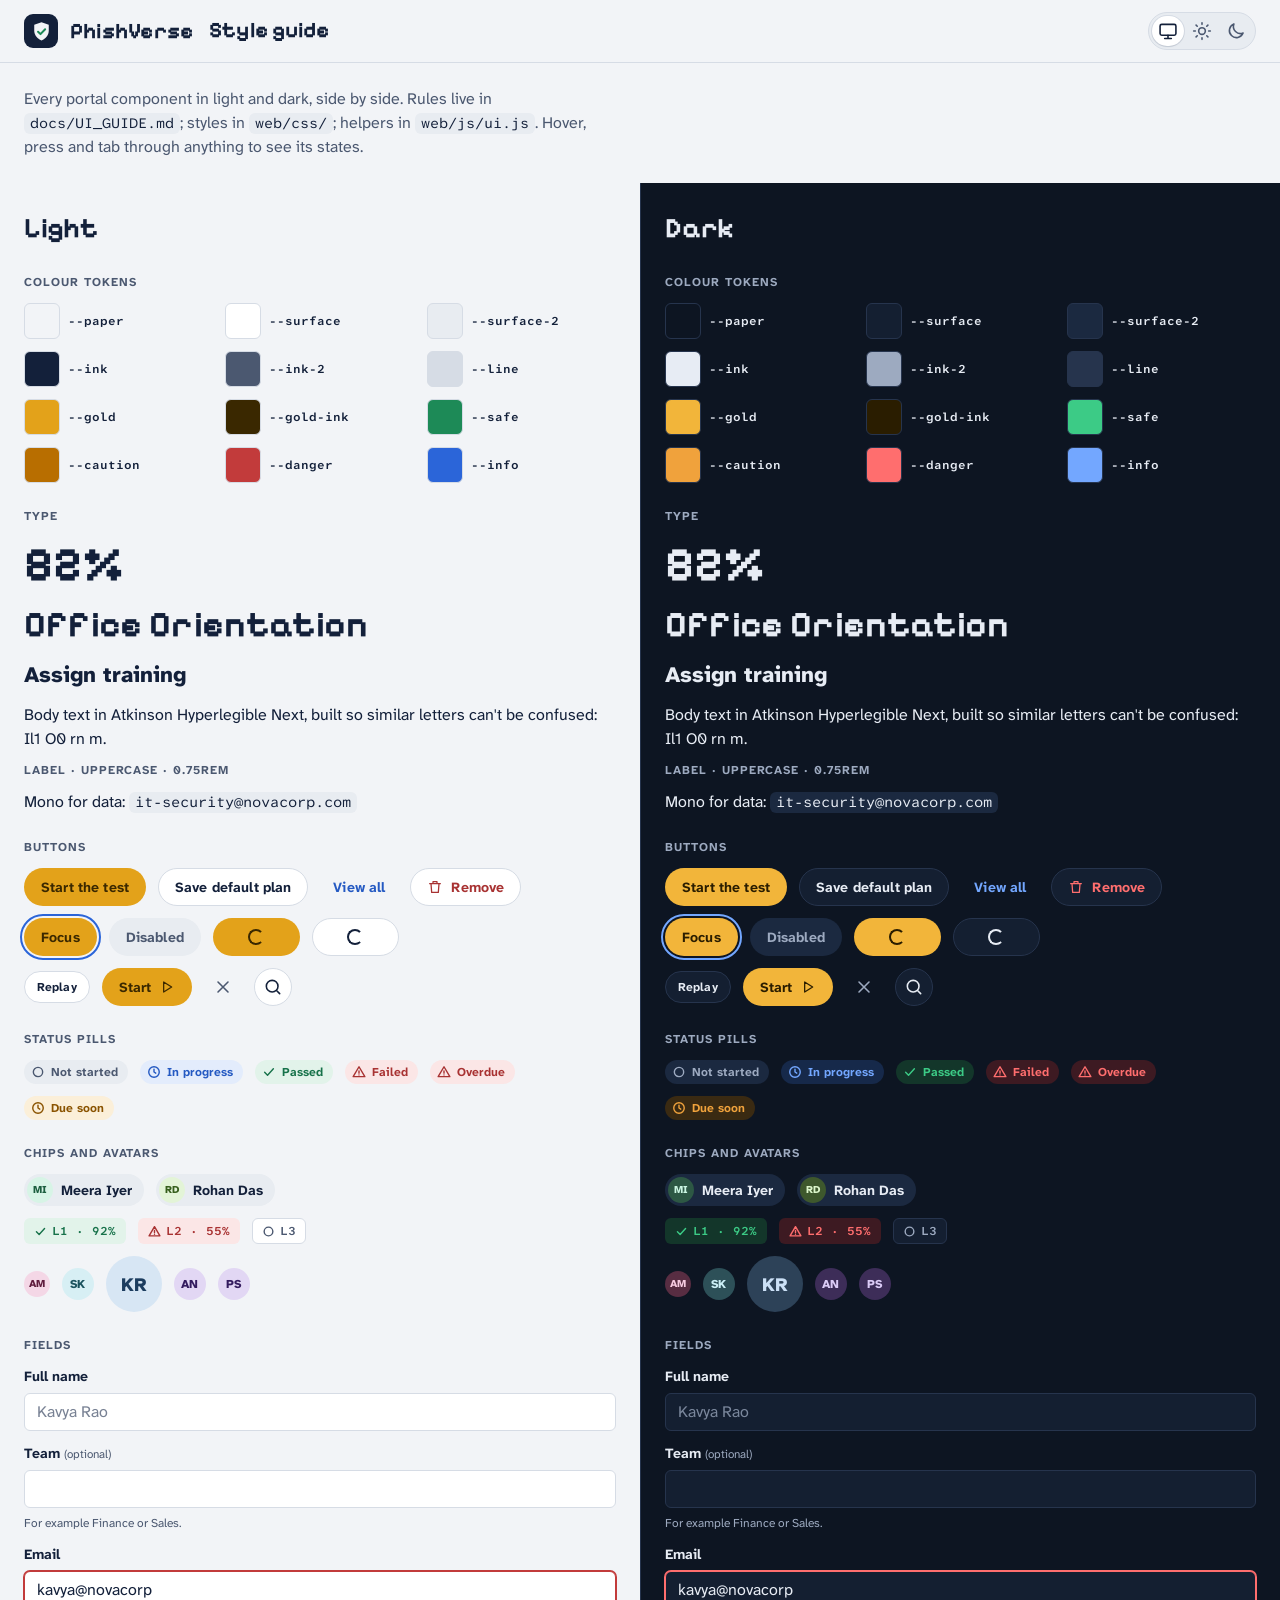
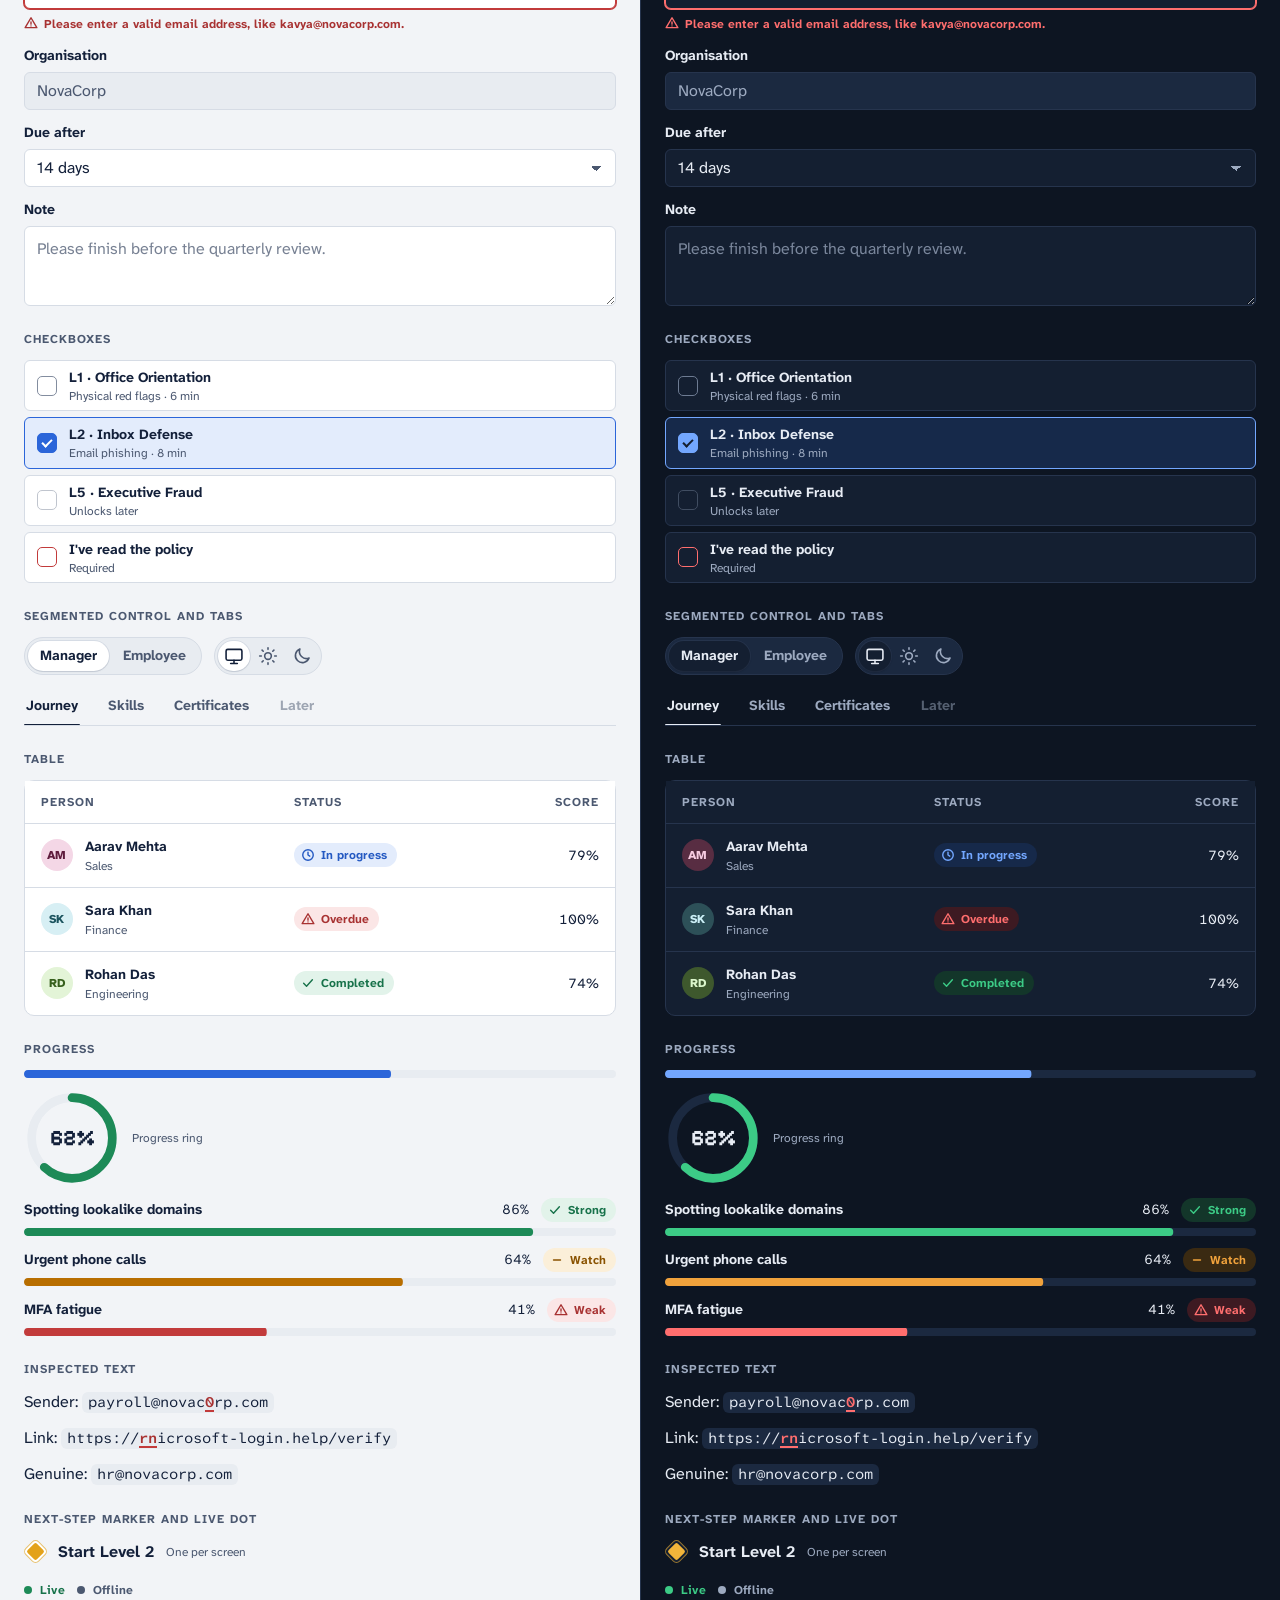
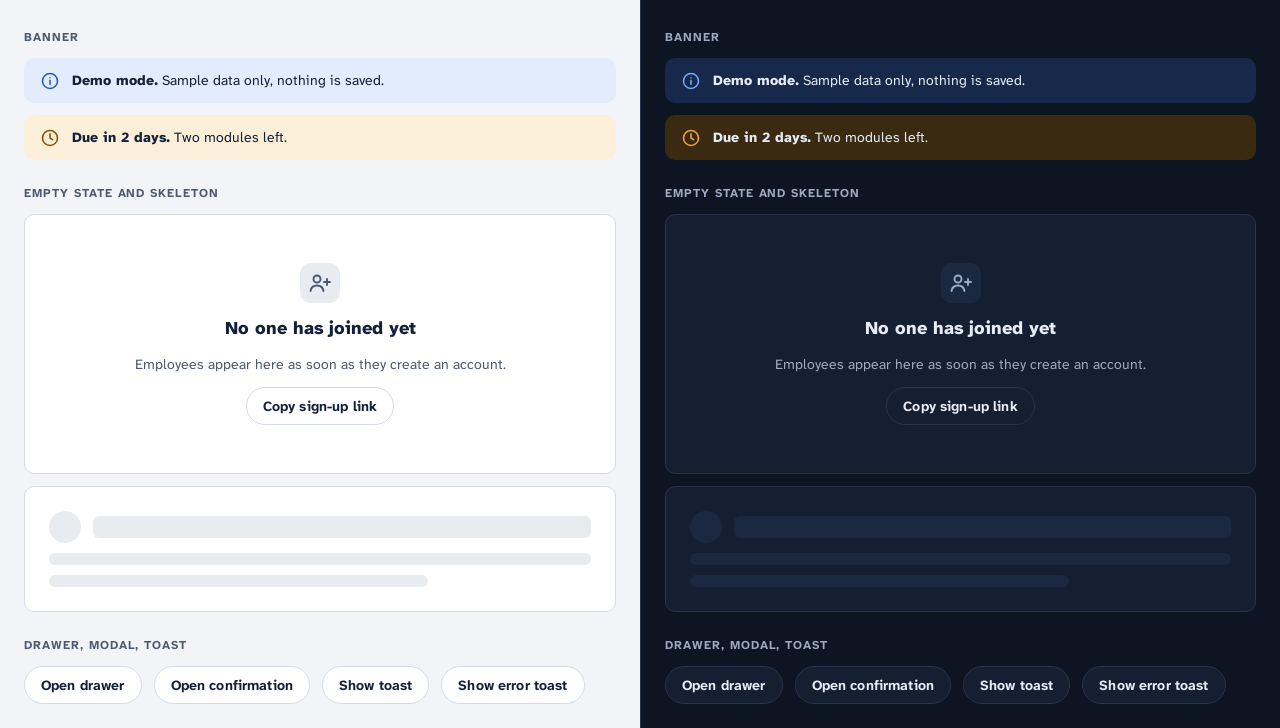
<file: web/styleguide.html>
<!doctype html>
<html lang="en">
<head>
<meta charset="utf-8">
<meta name="viewport" content="width=device-width, initial-scale=1, viewport-fit=cover">
<meta name="color-scheme" content="light dark">
<title>Style guide · PhishVerse</title>
<script>try{var t=localStorage.getItem('pv-theme');if(t==='light'||t==='dark')document.documentElement.dataset.theme=t}catch(e){}</script>
<link rel="preconnect" href="https://fonts.googleapis.com">
<link rel="preconnect" href="https://fonts.gstatic.com" crossorigin>
<link rel="stylesheet" href="https://fonts.googleapis.com/css2?family=Atkinson+Hyperlegible+Mono:wght@400;600&family=Atkinson+Hyperlegible+Next:wght@400;500;700;800&family=Pixelify+Sans:wght@500;700&display=swap">
<link rel="stylesheet" href="css/tokens.css">
<link rel="stylesheet" href="css/base.css">
<link rel="stylesheet" href="css/components.css">
<link rel="stylesheet" href="css/portal.css">
<style>
  /* style-guide page layout only */
  .sg{min-height:100vh;background:var(--paper)}
  .sg-top{position:sticky;top:0;z-index:20;display:flex;flex-wrap:wrap;align-items:center;gap:var(--s-4);padding:var(--s-3) var(--s-5);background:var(--paper);border-bottom:1px solid var(--line)}
  .sg-top h1{flex:1;min-width:200px;font-size:var(--t-xl)}
  .sg-intro{padding:var(--s-5);max-width:var(--measure);color:var(--ink-2)}
  .sg-cols{display:grid;grid-template-columns:repeat(2,minmax(0,1fr))}
  .sg-col{background:var(--paper);color:var(--ink);padding:var(--s-5);display:grid;gap:var(--s-5);align-content:start;min-width:0}
  .sg-col + .sg-col{border-left:1px solid var(--line)}
  .sg-col > h2{font-family:var(--font-display);font-size:var(--t-2xl)}
  .sg-sec{display:grid;gap:var(--s-3)}
  .sg-sec > h3{font-size:var(--t-xs);font-weight:700;letter-spacing:.08em;text-transform:uppercase;color:var(--ink-2)}
  .sg-row{display:flex;flex-wrap:wrap;align-items:center;gap:var(--s-3)}
  .sg-grid{display:grid;grid-template-columns:repeat(auto-fill,minmax(180px,1fr));gap:var(--s-3)}
  .sg-swatch{display:grid;grid-template-columns:36px minmax(0,1fr);align-items:center;gap:var(--s-2);font-size:var(--t-xs)}
  .sg-swatch i{width:36px;height:36px;border-radius:var(--r-sm);border:1px solid var(--line)}
  .sg-swatch b{display:block;font-family:var(--font-mono);font-weight:600}
  .sg-type > *{margin:0}
  .sg-cap{font-size:var(--t-xs);color:var(--ink-2)}
  .sg-force-focus{outline:2px solid var(--info)!important;outline-offset:2px}
  @media (max-width:1099px){.sg-cols{grid-template-columns:minmax(0,1fr)}.sg-col + .sg-col{border-left:0;border-top:1px solid var(--line)}}
  @media (max-width:767px){.sg-top{padding:var(--s-3) var(--s-4)}.sg-intro{padding:var(--s-4)}.sg-col{padding:var(--s-4)}}
</style>
</head>
<body>
<div class="sg ds">
  <header class="sg-top">
    <a class="brand" href="./">
      <span class="mark" aria-hidden="true"><svg viewBox="0 0 46 52" fill="none"><path d="M23 3 41 9.5v14.2c0 11.4-7.4 20-18 24.8C12.4 43.7 5 35.1 5 23.7V9.5L23 3Z" fill="currentColor"/><path class="mark-check" d="M14.5 26.5l6 6L32 20.5" stroke-width="5" stroke-linecap="round" stroke-linejoin="round"/></svg></span>
      <span class="wordmark">PhishVerse</span>
    </a>
    <h1 class="display">Style guide</h1>
    <div id="themeSlot"></div>
  </header>
  <p class="sg-intro">Every portal component in light and dark, side by side. Rules live in <code>docs/UI_GUIDE.md</code>; styles in <code>web/css/</code>; helpers in <code>web/js/ui.js</code>. Hover, press and tab through anything to see its states.</p>
  <main class="sg-cols" id="cols"></main>
</div>
<div id="ui-layer" class="ds"></div>
<script src="js/ui.js"></script>
<script>
(function(){
  const I=UI.icon,A=UI.avatarHTML;
  const TOKENS=['paper','surface','surface-2','ink','ink-2','line','gold','gold-ink','safe','caution','danger','info'];
  const pill=(tone,ic,t)=>`<span class="status-pill"${tone?` data-tone="${tone}"`:''}>${I(ic)}${t}</span>`;
  const skill=(name,v)=>{const band=v>=80?['Strong','safe','check']:v>=60?['Watch','caution','dash']:['Weak','danger','alert'];
    return`<div class="skill"><span class="skill-name">${name}</span><span class="skill-value">${v}%</span>${pill(band[1],band[2],band[0])}<div class="progress" data-tone="${band[1]}" aria-hidden="true"><i style="--p:${v/100}"></i></div></div>`};
  const C=2*Math.PI*42;
  function gallery(theme){
    const id=s=>s+'-'+theme;
    return`<h2>${theme==='light'?'Light':'Dark'}</h2>
    <section class="sg-sec"><h3>Colour tokens</h3><div class="sg-grid">${TOKENS.map(t=>`<div class="sg-swatch"><i style="background:var(--${t})"></i><span><b>--${t}</b></span></div>`).join('')}</div></section>
    <section class="sg-sec sg-type"><h3>Type</h3>
      <p class="display" style="font-size:var(--t-result)">82%</p>
      <p class="display" style="font-size:var(--t-display)">Office Orientation</p>
      <p style="font-size:var(--t-xl);font-weight:800">Assign training</p>
      <p style="font-size:var(--t-md)">Body text in Atkinson Hyperlegible Next, built so similar letters can't be confused: Il1 O0 rn m.</p>
      <p class="label">Label · uppercase · 0.75rem</p>
      <p>Mono for data: ${UI.renderAddr('it-security@novacorp.com')}</p></section>
    <section class="sg-sec"><h3>Buttons</h3>
      <div class="sg-row"><button class="button button--primary" type="button">Start the test</button><button class="button button--secondary" type="button">Save default plan</button><button class="button button--quiet" type="button">View all</button><button class="button button--danger" type="button">${I('trash','icon--sm')}Remove</button></div>
      <div class="sg-row"><button class="button button--primary sg-force-focus" type="button">Focus</button><button class="button button--primary" type="button" disabled>Disabled</button><button class="button button--primary" type="button" aria-busy="true">Loading</button><button class="button button--secondary" type="button" aria-busy="true">Loading</button></div>
      <div class="sg-row"><button class="button button--secondary button--sm" type="button">Replay</button><button class="button button--primary" type="button">Start${I('play','icon--sm')}</button><button class="button button--quiet button--icon" type="button" aria-label="Close">${I('close')}</button><button class="button button--secondary button--icon" type="button" aria-label="Search">${I('search')}</button></div></section>
    <section class="sg-sec"><h3>Status pills</h3><div class="sg-row">${pill('','circle','Not started')}${pill('info','clock','In progress')}${pill('safe','check','Passed')}${pill('danger','alert','Failed')}${pill('danger','alert','Overdue')}${pill('caution','clock','Due soon')}</div></section>
    <section class="sg-sec"><h3>Chips and avatars</h3>
      <div class="sg-row"><span class="person-chip">${A('Meera Iyer',{size:'sm'})}<span>Meera Iyer</span></span><span class="person-chip">${A('Rohan Das',{size:'sm'})}<span>Rohan Das</span></span></div>
      <div class="sg-row"><span class="score-chip" data-state="done">${I('check')}L1 · 92%</span><span class="score-chip" data-state="bad">${I('alert')}L2 · 55%</span><span class="score-chip">${I('circle')}L3</span></div>
      <div class="sg-row">${A('Aarav Mehta',{size:'sm'})}${A('Sara Khan')}${A('Kavya Rao',{size:'lg'})}${A('Arjun Nair')}${A('Priya S')}</div></section>
    <section class="sg-sec"><h3>Fields</h3>
      <div class="field"><label class="field-label" for="${id('f1')}">Full name</label><input class="input" id="${id('f1')}" placeholder="Kavya Rao"></div>
      <div class="field"><label class="field-label" for="${id('f2')}">Team <small>(optional)</small></label><input class="input" id="${id('f2')}" aria-describedby="${id('f2h')}"><span class="field-hint" id="${id('f2h')}">For example Finance or Sales.</span></div>
      <div class="field"><label class="field-label" for="${id('f3')}">Email</label><input class="input" id="${id('f3')}" value="kavya@novacorp" aria-invalid="true" aria-describedby="${id('f3e')}"><span class="field-error" id="${id('f3e')}">${I('alert')}<span>Please enter a valid email address, like kavya@novacorp.com.</span></span></div>
      <div class="field"><label class="field-label" for="${id('f4')}">Organisation</label><input class="input" id="${id('f4')}" value="NovaCorp" disabled></div>
      <div class="field"><label class="field-label" for="${id('f5')}">Due after</label><select class="select" id="${id('f5')}"><option>7 days</option><option selected>14 days</option><option>30 days</option></select></div>
      <div class="field"><label class="field-label" for="${id('f6')}">Note</label><textarea class="input" id="${id('f6')}" placeholder="Please finish before the quarterly review."></textarea></div></section>
    <section class="sg-sec"><h3>Checkboxes</h3><div class="option-list">
      <label class="check"><input type="checkbox"><span>L1 · Office Orientation<small>Physical red flags · 6 min</small></span></label>
      <label class="check"><input type="checkbox" checked><span>L2 · Inbox Defense<small>Email phishing · 8 min</small></span></label>
      <label class="check"><input type="checkbox" disabled><span>L5 · Executive Fraud<small>Unlocks later</small></span></label>
      <label class="check"><input type="checkbox" aria-invalid="true"><span>I've read the policy<small>Required</small></span></label></div></section>
    <section class="sg-sec"><h3>Segmented control and tabs</h3>
      <div class="sg-row"><div class="segmented" role="group" aria-label="Sample"><button type="button" aria-pressed="true">Manager</button><button type="button" aria-pressed="false">Employee</button></div>${UI.themeSwitch()}</div>
      <div class="tabs" role="tablist" aria-label="Sample tabs"><button class="tab" role="tab" type="button" aria-selected="true">Journey</button><button class="tab" role="tab" type="button" aria-selected="false">Skills</button><button class="tab" role="tab" type="button" aria-selected="false">Certificates</button><button class="tab" role="tab" type="button" aria-selected="false" disabled>Later</button></div></section>
    <section class="sg-sec"><h3>Table</h3><div class="panel panel--flush"><div class="table-scroll" style="--table-max:260px"><table class="table table--stack"><thead><tr><th scope="col">Person</th><th scope="col">Status</th><th scope="col" class="num">Score</th></tr></thead><tbody>
      ${[['Aarav Mehta','Sales','info','clock','In progress',79],['Sara Khan','Finance','danger','alert','Overdue',100],['Rohan Das','Engineering','safe','check','Completed',74]].map(r=>`<tr><td><div class="person">${A(r[0])}<div><b>${r[0]}</b><small>${r[1]}</small></div></div></td><td>${pill(r[2],r[3],r[4])}</td><td class="num">${r[5]}%</td></tr>`).join('')}</tbody></table></div></div></section>
    <section class="sg-sec"><h3>Progress</h3>
      <div class="progress" aria-hidden="true"><i style="--p:.62"></i></div>
      <div class="sg-row"><div class="ring" role="img" aria-label="62% complete"><svg viewBox="0 0 100 100"><circle class="ring-track" cx="50" cy="50" r="42"/><circle class="ring-fill" cx="50" cy="50" r="42" stroke-dasharray="${C}" stroke-dashoffset="${C*.38}"/></svg><b>62%</b></div><span class="sg-cap">Progress ring</span></div>
      ${skill('Spotting lookalike domains',86)}${skill('Urgent phone calls',64)}${skill('MFA fatigue',41)}</section>
    <section class="sg-sec"><h3>Inspected text</h3>
      <p>Sender: ${UI.renderAddr('payroll@novac0rp.com',{flag:true})}</p>
      <p>Link: ${UI.renderAddr('https://rnicrosoft-login.help/verify',{flag:true})}</p>
      <p>Genuine: ${UI.renderAddr('hr@novacorp.com')}</p></section>
    <section class="sg-sec"><h3>Next-step marker and live dot</h3>
      <div class="sg-row"><span class="next-marker" aria-hidden="true"></span><b>Start Level 2</b><span class="sg-cap">One per screen</span></div>
      <div class="sg-row"><span class="live-indicator"><i></i>Live</span><span class="live-indicator" data-state="off"><i></i>Offline</span></div></section>
    <section class="sg-sec"><h3>Banner</h3>
      <div class="banner">${I('info')}<div><b>Demo mode.</b> Sample data only, nothing is saved.</div></div>
      <div class="banner" data-tone="caution">${I('clock')}<div><b>Due in 2 days.</b> Two modules left.</div></div></section>
    <section class="sg-sec"><h3>Empty state and skeleton</h3>
      <div class="panel">${`<div class="empty-state empty-state--compact"><span class="empty-icon">${I('users','icon--lg')}</span><h3>No one has joined yet</h3><p>Employees appear here as soon as they create an account.</p><button type="button" class="button button--secondary">Copy sign-up link</button></div>`}</div>
      <div class="panel" style="display:grid;gap:10px"><div class="sg-row"><span class="skeleton skeleton--circle"></span><span class="skeleton skeleton--title" style="flex:1"></span></div><span class="skeleton skeleton--text"></span><span class="skeleton skeleton--text" style="--w:70%"></span></div></section>
    <section class="sg-sec"><h3>Drawer, modal, toast</h3><div class="sg-row">
      <button class="button button--secondary" type="button" data-demo="drawer">Open drawer</button>
      <button class="button button--secondary" type="button" data-demo="modal">Open confirmation</button>
      <button class="button button--secondary" type="button" data-demo="toast">Show toast</button>
      <button class="button button--secondary" type="button" data-demo="error">Show error toast</button></div></section>`;
  }
  document.getElementById('themeSlot').innerHTML=UI.themeSwitch();
  document.getElementById('cols').innerHTML=`<div class="sg-col" data-theme="light">${gallery('light')}</div><div class="sg-col" data-theme="dark">${gallery('dark')}</div>`;
  document.addEventListener('click',async e=>{const b=e.target.closest('[data-demo]');if(!b)return;const k=b.dataset.demo;
    if(k==='drawer'){UI.openDrawer({title:'Meera Iyer',body:`<div class="drawer-person">${A('Meera Iyer',{size:'lg'})}<div><h3>Meera Iyer</h3><p>People &amp; HR · joined 3 Oct 2026</p></div></div><div class="drawer-section"><span class="label">Plan</span><dl class="dl"><dt>Status</dt><dd>${pill('info','clock','In progress')}</dd><dt>Modules</dt><dd>L1, L2</dd></dl></div>`,footer:'<button type="button" class="button button--danger">Remove assignment</button>'})}
    if(k==='modal'){const ok=await UI.confirmModal({title:"Remove Meera's assignment?",body:'Their results stay. If a default plan is set, they move to it.',confirm:'Remove assignment',danger:true});UI.toast(ok?'Assignment removed':'Kept the assignment',{type:ok?'success':'info'})}
    if(k==='toast')UI.toast('Assigned to 3 people',{description:'2 modules, due 31 Oct.'});
    if(k==='error')UI.toast('Could not save the default plan',{type:'error',description:'Check your connection and try again.'});
  });
})();
</script>
</body>
</html>
</file>
<file: web/css/tokens.css>
/* PhishVerse design tokens (docs/UI_GUIDE.md §3, §4, §7). Portal only: the game keeps its own (game.css).
   Theme: light by default, dark via the OS setting unless <html data-theme="light">, or forced by
   data-theme="dark". data-theme also works on any element (the style guide shows both side by side). */
:root,[data-theme="light"]{
  /* colour: UI_GUIDE §3 */
  --paper:#F2F4F7;
  --surface:#FFFFFF;
  --surface-2:#E8ECF1;
  --ink:#13203A;
  --ink-2:#4B5870;
  --line:#D6DCE5;
  --gold:#E3A21A;
  --gold-ink:#3A2800;
  --safe:#1D8A57;
  --caution:#B86E00;
  --danger:#C23B3B;
  --info:#2B65D9;
  /* derived: text-on-surface variants (≥ 4.5:1) and soft tints for pills and banners */
  --safe-text:#17724A;    --safe-soft:#E2F3EA;
  --caution-text:#8A5300; --caution-soft:#FBEFD9;
  --danger-text:#A83232;  --danger-soft:#FBE6E6;
  --info-text:#2459C2;    --info-soft:#E3ECFC;
  --gold-soft:#FCF0D2;
  --av-bg:55% 90%;--av-fg:55% 24%;
  --scrim:rgba(19,32,58,.42);
  --shadow-1:0 1px 2px rgba(19,32,58,.06),0 1px 1px rgba(19,32,58,.04);
  --shadow-2:0 12px 32px rgba(19,32,58,.16),0 2px 6px rgba(19,32,58,.08);
  color-scheme:light;

}
/* type, spacing, radius, sizing, motion: theme-independent, so only on :root */
:root{
  /* type: UI_GUIDE §2, §4 */
  --font-ui:"Atkinson Hyperlegible Next","Atkinson Hyperlegible",system-ui,sans-serif;
  --font-mono:"Atkinson Hyperlegible Mono",ui-monospace,Menlo,Consolas,monospace;
  --font-display:"Pixelify Sans","Atkinson Hyperlegible Next",system-ui,sans-serif;
  --t-xs:.75rem;
  --t-sm:.875rem;
  --t-md:1rem;
  --t-lg:1.125rem;
  --t-xl:1.375rem;
  --t-2xl:1.75rem;
  --t-display:2.25rem;
  --t-result:3rem;
  --lh-body:1.5;
  --lh-display:1.15;

  /* spacing (px): 4 · 8 · 12 · 16 · 24 · 32 · 48 · 64 */
  --s-1:4px; --s-2:8px; --s-3:12px; --s-4:16px; --s-5:24px; --s-6:32px; --s-7:48px; --s-8:64px;

  /* radius */
  --r-sm:6px;   /* inputs, chips */
  --r-md:10px;  /* panels */
  --r-pill:999px;

  /* sizing: control height; touch targets grow to 44px on phones and touch screens */
  --hit:38px;
  --measure:65ch;

  /* motion: UI_GUIDE §7 */
  --ease-out:cubic-bezier(0.23, 1, 0.32, 1);
  --ease-in-out:cubic-bezier(0.77, 0, 0.175, 1);
  --ease-drawer:cubic-bezier(0.32, 0.72, 0, 1);
  --d-press:120ms;
  --d-pop:200ms;
  --d-exit:140ms;
  --d-drawer:280ms;
  --d-move:320ms;
}
@media (max-width:767px),(pointer:coarse){
  :root{--hit:44px}
}
@media (prefers-color-scheme:dark){
  :root:not([data-theme="light"]){
    --paper:#0D1522;
    --surface:#141F31;
    --surface-2:#1B2940;
    --ink:#E7ECF4;
    --ink-2:#9DAAC0;
    --line:#26344D;
    --gold:#F2B53A;
    --gold-ink:#2A1D00;
    --safe:#3CCB86;
    --caution:#F0A23C;
    --danger:#FF6E6E;
    --info:#73A7FF;
    --safe-text:#3CCB86;    --safe-soft:#13362A;
    --caution-text:#F0A23C; --caution-soft:#3A2A12;
    --danger-text:#FF6E6E;  --danger-soft:#3D1A22;
    --info-text:#73A7FF;    --info-soft:#16294A;
    --gold-soft:#3A2C0E;
    --av-bg:32% 26%;--av-fg:70% 88%;
    --scrim:rgba(3,7,14,.62);
    --shadow-1:0 1px 2px rgba(0,0,0,.3);
    --shadow-2:0 16px 40px rgba(0,0,0,.5),0 2px 8px rgba(0,0,0,.3);
    color-scheme:dark;
  }
}
[data-theme="dark"]{
  --paper:#0D1522;
  --surface:#141F31;
  --surface-2:#1B2940;
  --ink:#E7ECF4;
  --ink-2:#9DAAC0;
  --line:#26344D;
  --gold:#F2B53A;
  --gold-ink:#2A1D00;
  --safe:#3CCB86;
  --caution:#F0A23C;
  --danger:#FF6E6E;
  --info:#73A7FF;
  --safe-text:#3CCB86;    --safe-soft:#13362A;
  --caution-text:#F0A23C; --caution-soft:#3A2A12;
  --danger-text:#FF6E6E;  --danger-soft:#3D1A22;
  --info-text:#73A7FF;    --info-soft:#16294A;
  --gold-soft:#3A2C0E;
  --av-bg:32% 26%;--av-fg:70% 88%;
  --scrim:rgba(3,7,14,.62);
  --shadow-1:0 1px 2px rgba(0,0,0,.3);
  --shadow-2:0 16px 40px rgba(0,0,0,.5),0 2px 8px rgba(0,0,0,.3);
  color-scheme:dark;
}
</file>
<file: web/css/base.css>
/* Reset and portal typography. Portal styles live under .ds (the #portal root, the #ui-layer
   overlay root and the style guide) so nothing inherits into the game (#game, see game.css). */
*,*::before,*::after{box-sizing:border-box}
[hidden]{display:none!important}
html,body{margin:0;min-height:100%}
body{background:var(--paper)}

.ds{
  font-family:var(--font-ui);
  font-size:var(--t-md);
  line-height:var(--lh-body);
  color:var(--ink);
  -webkit-font-smoothing:antialiased;
  -moz-osx-font-smoothing:grayscale;
  text-rendering:optimizeLegibility;
  -webkit-tap-highlight-color:transparent;
}
#portal.ds{min-height:100vh;min-height:100dvh;background:var(--paper)}
:where(.ds) h1,:where(.ds) h2,:where(.ds) h3,:where(.ds) h4,:where(.ds) p,:where(.ds) ul,:where(.ds) ol,:where(.ds) figure,:where(.ds) blockquote{margin:0}
:where(.ds) ul,:where(.ds) ol{padding:0;list-style:none}
:where(.ds) button,:where(.ds) input,:where(.ds) select,:where(.ds) textarea{font:inherit;color:inherit}
:where(.ds) button{cursor:pointer}
:where(.ds) img,:where(.ds) svg,:where(.ds) canvas{display:block;max-width:100%}
:where(.ds) a{color:var(--info-text);text-underline-offset:3px;text-decoration-thickness:1px}
:where(.ds) a:hover{text-decoration-thickness:2px}
:where(.ds) code,:where(.ds) kbd{font-family:var(--font-mono);font-size:.9em;padding:1px 6px;border-radius:var(--r-sm);background:var(--surface-2);color:var(--ink)}
:where(.ds) :focus{outline:none}
.ds :focus-visible{outline:2px solid var(--info);outline-offset:2px}
.ds ::selection{background:var(--info-soft);color:var(--ink)}

/* text roles */
.ds .display{font-family:var(--font-display);font-weight:700;line-height:var(--lh-display);letter-spacing:.005em;text-wrap:balance}
.ds .label{font-size:var(--t-xs);font-weight:700;letter-spacing:.08em;text-transform:uppercase;color:var(--ink-2);line-height:1.3}
.ds .muted{color:var(--ink-2)}
.ds .num,.ds .tabular{font-variant-numeric:tabular-nums}
.ds .measure{max-width:var(--measure)}
.sr-only{position:absolute!important;width:1px;height:1px;padding:0;margin:-1px;overflow:hidden;clip:rect(0 0 0 0);white-space:nowrap;border:0}

/* Reduced motion (UI_GUIDE §7) is handled per component: fades stay, movement goes. */
.ds main[tabindex="-1"]:focus,.ds main[tabindex="-1"]:focus-visible{outline:none}
</file>
<file: web/css/components.css>
/* PhishVerse components (docs/UI_GUIDE.md §6). Shown together on /styleguide.html.
   Class names never reuse a game class (see game.css); state lives in ARIA/data attributes.
   Motion: only transform + opacity move; hover effects only for fine pointers. */

/* ---------- icon ---------- */
.icon{width:20px;height:20px;flex:none;stroke:currentColor;fill:none;stroke-width:1.9;stroke-linecap:round;stroke-linejoin:round}
.icon--sm{width:16px;height:16px}
.icon--lg{width:24px;height:24px}

/* ---------- button ---------- */
.button{
  position:relative;display:inline-flex;align-items:center;justify-content:center;gap:var(--s-2);
  min-height:var(--hit);padding:0 var(--s-4);border-radius:var(--r-pill);border:1px solid transparent;
  font-family:var(--font-ui);font-size:var(--t-sm);font-weight:700;line-height:1;letter-spacing:.01em;
  text-decoration:none;white-space:nowrap;cursor:pointer;user-select:none;
  transition:transform var(--d-press) var(--ease-out),background-color 150ms ease,border-color 150ms ease,color 150ms ease,opacity 150ms ease;
}
.button:active:not(:disabled):not([aria-disabled="true"]){transform:scale(.97)}
.button--primary{background:var(--gold);color:var(--gold-ink)}
.button--secondary{background:var(--surface);border-color:var(--line);color:var(--ink)}
.button--quiet{background:transparent;color:var(--info-text);padding:0 var(--s-3)}
.button--danger{background:var(--surface);border-color:var(--line);color:var(--danger-text)}
@media (hover:hover) and (pointer:fine){
  .button--primary:hover:not(:disabled){background:color-mix(in srgb,var(--gold) 86%,var(--ink))}
  .button--secondary:hover:not(:disabled){background:var(--surface-2);border-color:color-mix(in srgb,var(--line) 60%,var(--ink-2))}
  .button--quiet:hover:not(:disabled){background:var(--info-soft)}
  .button--danger:hover:not(:disabled){background:var(--danger-soft);border-color:color-mix(in srgb,var(--danger) 45%,var(--line))}
}
.button:disabled,.button[aria-disabled="true"]{opacity:.5;cursor:not-allowed}
.button--primary:disabled{opacity:1;background:var(--surface-2);color:var(--ink-2)}
.button--sm{min-height:32px;padding:0 var(--s-3);font-size:var(--t-xs)}
@media (max-width:767px),(pointer:coarse){.button--sm{min-height:var(--hit)}}
.button--block{width:100%}
.button--icon{width:var(--hit);padding:0}
.button--icon.button--quiet{color:var(--ink-2)}
@media (hover:hover) and (pointer:fine){.button--icon.button--quiet:hover{color:var(--ink);background:var(--surface-2)}}
.button[aria-busy="true"]{color:transparent!important;pointer-events:none}
.button[aria-busy="true"]::after{
  content:"";position:absolute;width:16px;height:16px;border-radius:50%;
  border:2px solid var(--btn-spin,currentColor);border-right-color:transparent;animation:pv-spin 700ms linear infinite;
}
.button--primary[aria-busy="true"]::after{--btn-spin:var(--gold-ink)}
.button--secondary[aria-busy="true"]::after,.button--danger[aria-busy="true"]::after{--btn-spin:var(--ink)}
.button--quiet[aria-busy="true"]::after{--btn-spin:var(--info)}
@keyframes pv-spin{to{transform:rotate(360deg)}}

/* ---------- gold next-step marker (one per screen) ---------- */
.next-marker{position:relative;display:inline-grid;place-items:center;width:22px;height:22px;flex:none}
.next-marker::before{
  content:"";width:13px;height:13px;transform:rotate(45deg);border-radius:2px;
  background:var(--gold);box-shadow:0 0 0 2px var(--surface),0 0 0 3px color-mix(in srgb,var(--gold) 60%,transparent);
}
.next-marker::after{
  content:"";position:absolute;inset:0;margin:auto;width:13px;height:13px;transform:rotate(45deg);border-radius:2px;
  box-shadow:0 0 14px 4px var(--gold);opacity:0;animation:pv-glow 2400ms ease-in-out infinite;
}
@keyframes pv-glow{50%{opacity:.45}}
@media (prefers-reduced-motion:reduce){.next-marker::after{animation:none;opacity:.25}}

/* ---------- live dot: connected / reconnecting / offline (icon + text) ---------- */
.live-indicator{display:inline-flex;align-items:center;gap:var(--s-2);min-height:28px;font-size:var(--t-xs);font-weight:700;color:var(--safe-text);letter-spacing:.02em;white-space:nowrap}
.live-indicator i{position:relative;width:8px;height:8px;border-radius:50%;background:var(--safe);flex:none}
.live-indicator i::after{content:"";position:absolute;inset:-4px;border-radius:50%;border:2px solid var(--safe);opacity:0;animation:pv-ping 2000ms var(--ease-out) infinite}
.live-indicator .icon{width:15px;height:15px;stroke-width:2.2}
.live-indicator[data-state="reconnecting"]{color:var(--caution-text)}
.live-indicator[data-state="reconnecting"] .icon{animation:pv-spin 1200ms linear infinite}
.live-indicator[data-state="offline"],.live-indicator[data-state="off"]{color:var(--ink-2)}
.live-indicator[data-state="off"] i{background:var(--ink-2)}
.live-indicator[data-state="off"] i::after{display:none}
@keyframes pv-ping{0%{transform:scale(.6);opacity:.7}100%{transform:scale(1.6);opacity:0}}
@media (prefers-reduced-motion:reduce){.live-indicator i::after,.live-indicator .icon{animation:none!important}}

/* ---------- activity feed (newest first; new items slide in 8 px + fade, 200 ms) ---------- */
.feed{display:grid}
.feed-item{display:grid;grid-template-columns:30px minmax(0,1fr);gap:var(--s-3);align-items:start;padding:var(--s-3) 0;border-top:1px solid var(--line);
  transition:opacity 200ms ease,transform 200ms var(--ease-out)}
.feed-item:first-child{border-top:0;padding-top:0}
@starting-style{.feed-item[data-new]{opacity:0;transform:translateY(-8px)}}
@media (prefers-reduced-motion:reduce){@starting-style{.feed-item[data-new]{transform:none}}}
.feed-icon{display:grid;place-items:center;width:30px;height:30px;border-radius:50%;background:var(--surface-2);color:var(--ink-2)}
.feed-icon .icon{width:16px;height:16px}
.feed-icon[data-tone="safe"]{background:var(--safe-soft);color:var(--safe-text)}
.feed-icon[data-tone="caution"]{background:var(--caution-soft);color:var(--caution-text)}
.feed-icon[data-tone="danger"]{background:var(--danger-soft);color:var(--danger-text)}
.feed-icon[data-tone="info"]{background:var(--info-soft);color:var(--info-text)}
.feed-item p{font-size:var(--t-sm);line-height:1.4;min-width:0;overflow-wrap:anywhere}
.feed-item p b{font-weight:700}
.feed-item time{display:block;font-size:var(--t-xs);color:var(--ink-2);margin-top:2px}
.feed-item q{display:block;margin-top:4px;font-size:var(--t-xs);color:var(--ink-2);quotes:"“" "”"}

/* ---------- status pill (icon + label, never colour alone) ---------- */
.status-pill{
  display:inline-flex;align-items:center;gap:6px;min-height:24px;padding:2px 10px 2px 7px;border-radius:var(--r-pill);
  font-size:var(--t-xs);font-weight:700;line-height:1.2;white-space:nowrap;
  background:var(--surface-2);color:var(--ink-2);
}
.status-pill .icon{width:14px;height:14px;stroke-width:2.4}
.status-pill[data-tone="info"]{background:var(--info-soft);color:var(--info-text)}
.status-pill[data-tone="safe"]{background:var(--safe-soft);color:var(--safe-text)}
.status-pill[data-tone="caution"]{background:var(--caution-soft);color:var(--caution-text)}
.status-pill[data-tone="danger"]{background:var(--danger-soft);color:var(--danger-text)}

/* ---------- chip: person (avatar + name) and score chip ---------- */
.person-chip{display:inline-flex;align-items:center;gap:var(--s-2);min-height:32px;padding:3px 12px 3px 3px;border-radius:var(--r-pill);background:var(--surface-2);font-size:var(--t-sm);font-weight:700;max-width:100%}
.person-chip > span{overflow:hidden;text-overflow:ellipsis;white-space:nowrap}
.score-chip{
  display:inline-flex;align-items:center;gap:5px;min-height:26px;padding:0 9px;border-radius:var(--r-sm);
  font-family:var(--font-mono);font-size:var(--t-xs);font-weight:600;font-variant-numeric:tabular-nums;white-space:nowrap;
  border:1px solid var(--line);background:var(--surface);color:var(--ink-2);
}
.score-chip .icon{width:13px;height:13px;stroke-width:2.6}
.score-chip[data-state="done"]{border-color:transparent;background:var(--safe-soft);color:var(--safe-text)}
.score-chip[data-state="bad"]{border-color:transparent;background:var(--danger-soft);color:var(--danger-text)}
/* a chip that just changed live: a ring that fades out */
.score-chip{position:relative}
.score-chip[data-fresh]::after{content:"";position:absolute;inset:-3px;border-radius:8px;box-shadow:0 0 0 2px var(--info);opacity:0;transition:opacity 1800ms ease}
@starting-style{.score-chip[data-fresh]::after{opacity:1}}

/* ---------- avatar (initials; hue from the name, lightness from the theme tokens) ---------- */
.avatar{
  --av-h:210;display:inline-grid;place-items:center;flex:none;width:32px;height:32px;border-radius:50%;
  font-size:12px;font-weight:800;letter-spacing:.02em;line-height:1;
  background:hsl(var(--av-h) var(--av-bg));color:hsl(var(--av-h) var(--av-fg));
}
.avatar--sm{width:26px;height:26px;font-size:10.5px}
.avatar--lg{width:56px;height:56px;font-size:19px}

/* ---------- inspected text: addresses, domains, links, codes ---------- */
:where(.ds) .addr{
  font-family:var(--font-mono);font-size:.92em;font-weight:400;line-height:1.4;
  padding:1px 6px;border-radius:var(--r-sm);background:var(--surface-2);color:var(--ink);
  overflow-wrap:anywhere;font-variant-ligatures:none;
}
:where(.ds) .addr mark{background:none;color:var(--danger-text);font-weight:600;text-decoration:underline 2px var(--danger);text-underline-offset:3px;cursor:help}

/* ---------- field ---------- */
.field{display:grid;gap:6px;min-width:0}
.field-label{font-size:var(--t-sm);font-weight:700;color:var(--ink)}
.field-label small{font-weight:400;color:var(--ink-2)}
.field-hint{font-size:var(--t-xs);color:var(--ink-2)}
.field-error{display:flex;gap:6px;align-items:flex-start;font-size:var(--t-xs);font-weight:700;color:var(--danger-text)}
.field-error .icon{width:14px;height:14px;margin-top:1px;stroke-width:2.4}
.field-error:empty{display:none}
.input,.select{
  width:100%;min-height:var(--hit);padding:0 var(--s-3);border-radius:var(--r-sm);
  border:1px solid var(--line);background:var(--surface);color:var(--ink);
  font-family:var(--font-ui);font-size:var(--t-md);line-height:1.3;
  transition:border-color 150ms ease,box-shadow 150ms ease;
}
textarea.input{min-height:80px;padding:10px var(--s-3);resize:vertical;line-height:var(--lh-body)}
.input::placeholder{color:var(--ink-2);opacity:.75}
.input:focus-visible,.select:focus-visible{outline:none;border-color:var(--info);box-shadow:0 0 0 2px var(--info)}
.input:disabled,.select:disabled{background:var(--surface-2);color:var(--ink-2);cursor:not-allowed}
.input[aria-invalid="true"],.select[aria-invalid="true"]{border-color:var(--danger);box-shadow:0 0 0 1px var(--danger)}
@media (hover:hover) and (pointer:fine){.input:hover:not(:disabled):not(:focus-visible),.select:hover:not(:disabled):not(:focus-visible){border-color:color-mix(in srgb,var(--line) 50%,var(--ink-2))}}
.select{
  appearance:none;-webkit-appearance:none;padding-right:38px;cursor:pointer;
  background-image:linear-gradient(45deg,transparent 50%,var(--ink-2) 50%),linear-gradient(135deg,var(--ink-2) 50%,transparent 50%);
  background-position:calc(100% - 19px) 52%,calc(100% - 14px) 52%;background-size:5px 5px;background-repeat:no-repeat;
}
input[type="date"].input{font-family:var(--font-mono);font-size:var(--t-sm)}

/* ---------- checkbox (label row is the touch target) ---------- */
.check{display:flex;align-items:center;gap:var(--s-3);min-height:var(--hit);cursor:pointer;font-size:var(--t-sm);font-weight:700;min-width:0}
.check input{
  appearance:none;-webkit-appearance:none;flex:none;width:20px;height:20px;margin:0;border-radius:5px;
  border:1.5px solid color-mix(in srgb,var(--line) 40%,var(--ink-2));background:var(--surface);cursor:pointer;
  display:grid;place-items:center;transition:background-color 120ms ease,border-color 120ms ease;
}
.check input::after{
  content:"";width:10px;height:6px;border:2.5px solid var(--surface);border-top:0;border-right:0;
  transform:translateY(-1px) rotate(-45deg) scale(.6);opacity:0;transition:transform 160ms var(--ease-out),opacity 120ms ease;
}
.check input:checked{background:var(--info);border-color:var(--info)}
.check input:checked::after{opacity:1;transform:translateY(-1px) rotate(-45deg) scale(1)}
.check input:focus-visible{outline:2px solid var(--info);outline-offset:2px}
.check input:disabled{opacity:.5;cursor:not-allowed}
.check input[aria-invalid="true"]{border-color:var(--danger)}
.check small{display:block;font-weight:400;font-size:var(--t-xs);color:var(--ink-2);line-height:1.35}
.check > span{min-width:0}
@media (prefers-reduced-motion:reduce){.check input::after{transform:translateY(-1px) rotate(-45deg)}}

/* option list: bordered rows of checkboxes */
.option-list{display:grid;gap:6px}
.option-list .check{padding:6px var(--s-3);border-radius:var(--r-sm);border:1px solid var(--line);background:var(--surface);transition:border-color 150ms ease,background-color 150ms ease}
.option-list .check:has(input:checked){border-color:var(--info);background:var(--info-soft)}
.option-list--scroll{max-height:236px;overflow:auto;overscroll-behavior:contain;padding:2px}

/* ---------- segmented control ---------- */
.segmented{display:inline-flex;gap:2px;padding:3px;border-radius:var(--r-pill);background:var(--surface-2);border:1px solid var(--line);max-width:100%}
.segmented button{
  display:inline-flex;align-items:center;justify-content:center;gap:6px;min-height:calc(var(--hit) - 8px);padding:0 var(--s-3);
  border:0;border-radius:var(--r-pill);background:transparent;color:var(--ink-2);font-size:var(--t-sm);font-weight:700;white-space:nowrap;
  transition:background-color 150ms ease,color 150ms ease,box-shadow 150ms ease,transform var(--d-press) var(--ease-out);
}
.segmented button:active{transform:scale(.97)}
.segmented button[aria-pressed="true"],.segmented button[aria-selected="true"],.segmented button[aria-checked="true"]{background:var(--surface);color:var(--ink);box-shadow:var(--shadow-1),0 0 0 1px var(--line)}
@media (hover:hover) and (pointer:fine){.segmented button:hover:not([aria-pressed="true"]):not([aria-selected="true"]):not([aria-checked="true"]){color:var(--ink)}}
.segmented--icons button{width:calc(var(--hit) - 6px);padding:0}
.segmented--block{display:flex;width:100%}
.segmented--block button{flex:1}
@media (max-width:767px),(pointer:coarse){.segmented button{min-height:44px}.segmented--icons button{width:44px}}

/* ---------- tabs ---------- */
.tabs{display:flex;gap:var(--s-5);border-bottom:1px solid var(--line);overflow-x:auto;scrollbar-width:none}
.tabs::-webkit-scrollbar{display:none}
.tab{
  position:relative;display:inline-flex;align-items:center;gap:var(--s-2);min-height:var(--hit);min-width:44px;justify-content:center;padding:0 2px;border:0;background:none;
  color:var(--ink-2);font-size:var(--t-sm);font-weight:700;white-space:nowrap;text-decoration:none;transition:color 150ms ease;
}
.tab::after{content:"";position:absolute;left:0;right:0;bottom:-1px;height:2px;border-radius:2px;background:var(--ink);opacity:0;transition:opacity 150ms ease}
.tab[aria-selected="true"],.tab[aria-current="page"]{color:var(--ink)}
.tab[aria-selected="true"]::after,.tab[aria-current="page"]::after{opacity:1}
@media (hover:hover) and (pointer:fine){.tab:hover{color:var(--ink)}}
.tab:disabled{opacity:.5;cursor:not-allowed}

/* ---------- panel ---------- */
.panel{background:var(--surface);border:1px solid var(--line);border-radius:var(--r-md);padding:var(--s-5);min-width:0}
.panel-head{display:flex;align-items:flex-start;justify-content:space-between;gap:var(--s-3);margin-bottom:var(--s-4)}
.panel-head h2{font-size:var(--t-lg);font-weight:800;line-height:1.3}
.panel-head p{font-size:var(--t-sm);color:var(--ink-2);margin-top:2px;max-width:var(--measure)}
.panel--flush{padding:0}
.panel--flush > .panel-head{padding:var(--s-5) var(--s-5) 0}
@media (max-width:767px){.panel{padding:var(--s-4)}.panel--flush{padding:0}.panel--flush > .panel-head{padding:var(--s-4) var(--s-4) 0}}

/* ---------- table (sticky header, highlight on hover only) ---------- */
.table-scroll{max-height:var(--table-max,none);overflow:auto;overscroll-behavior:contain}
.table{width:100%;border-collapse:separate;border-spacing:0;font-size:var(--t-sm)}
.table th{
  position:sticky;top:0;z-index:1;background:var(--surface);text-align:left;vertical-align:bottom;
  padding:var(--s-3) var(--s-4);border-bottom:1px solid var(--line);
  font-size:var(--t-xs);font-weight:700;letter-spacing:.08em;text-transform:uppercase;color:var(--ink-2);white-space:nowrap;
}
.table td{padding:var(--s-3) var(--s-4);border-bottom:1px solid var(--line);vertical-align:middle}
.table tr:last-child td{border-bottom:0}
.table td.num,.table th.num{text-align:right;font-variant-numeric:tabular-nums}
.table .cell-actions{width:1%;white-space:nowrap;text-align:right}
@media (hover:hover) and (pointer:fine){.table tbody tr{transition:background-color 120ms ease}.table tbody tr:hover{background:var(--surface-2)}}
.table tr[data-href]{cursor:pointer}
@media (max-width:767px){
  .table--stack thead{display:none}
  .table--stack tbody,.table--stack tr,.table--stack td{display:block}
  .table--stack tr{display:grid;grid-template-columns:minmax(0,1fr) auto;gap:var(--s-2) var(--s-3);padding:var(--s-4);border-bottom:1px solid var(--line)}
  .table--stack tr:last-child{border-bottom:0}
  .table--stack td{padding:0;border:0}
  .table--stack td[data-span="full"]{grid-column:1/-1}
}

/* ---------- person cell ---------- */
.person{display:flex;align-items:center;gap:var(--s-3);min-width:0}
.person > div{min-width:0}
.person b{display:block;font-weight:700;white-space:nowrap;overflow:hidden;text-overflow:ellipsis}
.person small{display:block;font-size:var(--t-xs);color:var(--ink-2);white-space:nowrap;overflow:hidden;text-overflow:ellipsis}

/* ---------- progress bar / ring / skill bar ---------- */
.progress{height:8px;border-radius:var(--r-pill);background:var(--surface-2);overflow:hidden}
.progress > i{display:block;height:100%;border-radius:inherit;background:var(--info);transform-origin:left;transform:scaleX(var(--p,0));transition:transform 600ms var(--ease-out)}
.progress[data-tone="safe"] > i{background:var(--safe)}
.progress[data-tone="caution"] > i{background:var(--caution)}
.progress[data-tone="danger"] > i{background:var(--danger)}
.ring{position:relative;display:inline-grid;place-items:center;flex:none;width:var(--ring,96px);height:var(--ring,96px)}
.ring svg{width:100%;height:100%;transform:rotate(-90deg)}
.ring circle{fill:none;stroke-width:9}
.ring .ring-track{stroke:var(--surface-2)}
.ring .ring-fill{stroke:var(--safe);stroke-linecap:round}
.ring b{position:absolute;inset:0;display:grid;place-items:center;font-family:var(--font-display);font-size:var(--t-xl);font-variant-numeric:tabular-nums;line-height:1}
.skill{display:grid;grid-template-columns:minmax(0,1fr) auto auto;align-items:center;gap:6px var(--s-3)}
.skill-name{font-size:var(--t-sm);font-weight:700;min-width:0;overflow:hidden;text-overflow:ellipsis;white-space:nowrap}
.skill-value{font-family:var(--font-mono);font-size:var(--t-sm);font-variant-numeric:tabular-nums;color:var(--ink)}
.skill .progress{grid-column:1/-1}

/* ---------- banner ---------- */
.banner{display:flex;gap:var(--s-3);align-items:flex-start;padding:var(--s-3) var(--s-4);border-radius:var(--r-md);background:var(--info-soft);color:var(--ink);font-size:var(--t-sm)}
.banner > .icon{color:var(--info-text);margin-top:1px}
.banner b{font-weight:800}
.banner[data-tone="caution"]{background:var(--caution-soft)}
.banner[data-tone="caution"] > .icon{color:var(--caution-text)}

/* ---------- empty state: one sentence + one action ---------- */
.empty-state{display:grid;justify-items:center;gap:var(--s-3);padding:var(--s-7) var(--s-5);text-align:center}
.empty-state .empty-icon{display:grid;place-items:center;width:56px;height:56px;border-radius:var(--r-md);background:var(--surface-2);color:var(--ink-2)}
.empty-state h3{font-size:var(--t-lg);font-weight:800}
.empty-state p{max-width:46ch;color:var(--ink-2);font-size:var(--t-sm)}
.empty-state--compact{padding:var(--s-5) var(--s-4)}
.empty-state--compact .empty-icon{width:40px;height:40px}

/* ---------- skeleton ---------- */
.skeleton{display:block;border-radius:var(--r-sm);background:var(--surface-2);min-height:12px;animation:pv-pulse 1400ms ease-in-out infinite}
.skeleton--text{height:12px;width:var(--w,100%)}
.skeleton--title{height:22px;width:var(--w,40%)}
.skeleton--block{height:var(--h,96px)}
.skeleton--circle{width:32px;height:32px;border-radius:50%}
@keyframes pv-pulse{50%{opacity:.5}}
@media (prefers-reduced-motion:reduce){.skeleton{animation:none}}

/* ---------- overlay layer: scrim, drawer, modal ---------- */
.scrim{position:fixed;inset:0;z-index:60;background:var(--scrim);opacity:0;transition:opacity var(--d-drawer) ease}
.scrim[data-open]{opacity:1}
.drawer{
  position:fixed;top:0;right:0;bottom:0;z-index:61;display:flex;flex-direction:column;width:min(480px,100vw);
  background:var(--surface);border-left:1px solid var(--line);box-shadow:var(--shadow-2);
  transform:translateX(100%);transition:transform var(--d-drawer) var(--ease-drawer);
}
.drawer[data-open]{transform:none}
.drawer[data-closing]{transition-duration:200ms;transition-timing-function:var(--ease-out)}
.drawer-head{display:flex;align-items:center;gap:var(--s-3);padding:var(--s-4) var(--s-4) var(--s-4) var(--s-5);border-bottom:1px solid var(--line)}
.drawer-head h2{flex:1;min-width:0;font-size:var(--t-lg);font-weight:800;line-height:1.3}
.drawer-body{flex:1;overflow:auto;overscroll-behavior:contain;padding:var(--s-5);display:grid;gap:var(--s-5);align-content:start}
.drawer-foot{display:flex;gap:var(--s-3);justify-content:flex-end;padding:var(--s-4) var(--s-5);border-top:1px solid var(--line);padding-bottom:calc(var(--s-4) + env(safe-area-inset-bottom,0px))}
@media (max-width:767px){.drawer{width:100vw;border-left:0}.drawer-body{padding:var(--s-4)}}
@media (prefers-reduced-motion:reduce){
  .drawer{transform:none;opacity:0;transition:opacity 200ms ease}
  .drawer[data-open]{opacity:1}
}
.modal-panel{
  position:fixed;left:50%;top:50%;z-index:62;width:min(440px,calc(100vw - 32px));max-height:calc(100dvh - 32px);overflow:auto;
  padding:var(--s-5);border-radius:var(--r-md);background:var(--surface);border:1px solid var(--line);box-shadow:var(--shadow-2);
  opacity:0;transform:translate(-50%,-50%) scale(.96);transition:opacity var(--d-pop) var(--ease-out),transform var(--d-pop) var(--ease-out);
}
.modal-panel[data-open]{opacity:1;transform:translate(-50%,-50%)}
.modal-panel[data-closing]{transition-duration:var(--d-exit)}
.modal-panel h2{font-size:var(--t-xl);font-weight:800;line-height:1.25;margin-bottom:var(--s-2)}
.modal-panel p{color:var(--ink-2);font-size:var(--t-sm)}
.modal-actions{display:flex;flex-wrap:wrap;justify-content:flex-end;gap:var(--s-3);margin-top:var(--s-5)}
@media (prefers-reduced-motion:reduce){.modal-panel,.modal-panel[data-open]{transform:translate(-50%,-50%)}}

/* ---------- toast (Sonner principles: one place, stack, pause when hidden, swipe/Esc to dismiss) ---------- */
.toaster{
  position:fixed;z-index:70;right:var(--s-5);bottom:var(--s-5);display:flex;flex-direction:column-reverse;gap:var(--s-2);
  width:min(380px,calc(100vw - 32px));pointer-events:none;
}
@media (max-width:767px){
  .toaster{right:var(--s-4);left:var(--s-4);width:auto;top:calc(var(--s-3) + env(safe-area-inset-top,0px));bottom:auto;flex-direction:column}
}
.toast-item{
  pointer-events:auto;display:grid;grid-template-columns:auto minmax(0,1fr) auto;align-items:start;gap:var(--s-3);
  padding:var(--s-3) var(--s-3) var(--s-3) var(--s-4);border-radius:var(--r-md);background:var(--surface);color:var(--ink);
  border:1px solid var(--line);box-shadow:var(--shadow-2);font-size:var(--t-sm);touch-action:pan-y;
  opacity:0;transform:translateY(8px);transition:opacity var(--d-pop) ease,transform var(--d-pop) var(--ease-out);
}
@media (max-width:767px){.toast-item{transform:translateY(-8px)}}
.toast-item[data-open]{opacity:1;transform:none}
.toast-item[data-closing]{opacity:0;transition-duration:var(--d-exit)}
.toast-item > .icon{margin-top:1px}
.toast-item[data-type="success"] > .icon{color:var(--safe-text)}
.toast-item[data-type="error"] > .icon{color:var(--danger-text)}
.toast-item[data-type="info"] > .icon{color:var(--info-text)}
.toast-item b{display:block;font-weight:800;line-height:1.35}
.toast-item p{color:var(--ink-2);margin-top:2px}
.toast-item .toast-close{margin:-6px -4px -6px 0;width:32px;min-height:32px}
@media (max-width:767px),(pointer:coarse){.toast-item .toast-close{width:44px;min-height:44px;margin:-10px -8px -10px 0}}
@media (prefers-reduced-motion:reduce){.toast-item,.toast-item[data-open]{transform:none}}

/* ---------- stagger on first load (40 ms per item; never blocks input) ---------- */
.stagger > *{animation:pv-rise 260ms var(--ease-out) both;animation-delay:calc(var(--i,0) * 40ms)}
@keyframes pv-rise{from{opacity:0;transform:translateY(6px)}}
@keyframes pv-fade{from{opacity:0}}
@media (prefers-reduced-motion:reduce){.stagger > *{animation-name:pv-fade}}
</file>
<file: web/css/portal.css>
/* Portal layouts (docs/UI_GUIDE.md §5): sign-in, manager shell (rail + top bar), employee shell
   (phone-first column, bottom nav < 768 px, top nav above). Components come from components.css. */

/* ---------- brand mark ---------- */
.mark{display:grid;place-items:center;flex:none;width:34px;height:34px;border-radius:9px;background:var(--ink);color:var(--paper)}
.mark svg{width:19px;height:21px}
.mark .mark-check{stroke:var(--safe)}
.mark--lg{width:52px;height:52px;border-radius:13px}
.mark--lg svg{width:29px;height:32px}
.wordmark{font-family:var(--font-display);font-weight:700;font-size:var(--t-xl);line-height:1;letter-spacing:.01em;color:var(--ink)}
.brand{display:flex;align-items:center;gap:var(--s-3);min-width:var(--hit);min-height:var(--hit);color:inherit;text-decoration:none}
.brand small{display:block;margin-top:3px;font-size:var(--t-xs);color:var(--ink-2);white-space:nowrap;overflow:hidden;text-overflow:ellipsis}
.brand > span{min-width:0}

/* ---------- shared top-bar pieces ---------- */
.account{display:flex;align-items:center;gap:var(--s-2);min-width:0}
.me-text{min-width:0;line-height:1.25}
.me-text b{display:block;font-size:var(--t-sm);font-weight:700;white-space:nowrap;overflow:hidden;text-overflow:ellipsis;max-width:180px}
.me-text small{display:block;font-size:var(--t-xs);color:var(--ink-2)}
.page-title{font-family:var(--font-display);font-weight:700;font-size:var(--t-2xl);line-height:var(--lh-display);min-width:0;overflow:hidden;text-overflow:ellipsis;white-space:nowrap}
.loading-screen{display:grid;place-items:center;gap:var(--s-4);min-height:100dvh;padding:var(--s-5);text-align:center}
.loading-screen > div{display:grid;gap:var(--s-3);justify-items:center;width:min(320px,100%)}

/* ================= SIGN-IN ================= */
.auth{min-height:100vh;min-height:100dvh;display:grid;place-items:center;padding:var(--s-6) var(--s-4)}
.auth-inner{width:min(420px,100%);display:grid;gap:var(--s-5)}
.auth-brand{display:grid;justify-items:start;gap:var(--s-4)}
.auth-brand .wordmark{font-size:var(--t-display)}
.auth-brand p{font-size:var(--t-lg);color:var(--ink-2);line-height:1.45;max-width:36ch}
.auth-brand p .addr{color:var(--ink)}
.auth-card{display:grid;gap:var(--s-4);padding:var(--s-5)}
.auth-card h2{font-size:var(--t-xl);font-weight:800;line-height:1.25}
.auth-card .lead{font-size:var(--t-sm);color:var(--ink-2);margin-top:4px}
.auth-card form{display:grid;gap:var(--s-4)}
.form-error{display:flex;gap:var(--s-2);align-items:flex-start;padding:var(--s-3);border-radius:var(--r-sm);background:var(--danger-soft);color:var(--danger-text);font-size:var(--t-sm);font-weight:700}
.form-error:empty{display:none}
.form-error .icon{margin-top:1px;width:18px;height:18px}
.auth-foot{font-size:var(--t-xs);color:var(--ink-2);text-align:center}
@media (min-width:768px){.auth-card{padding:var(--s-6)}}

/* ================= MANAGER SHELL ================= */
.m-shell{display:grid;grid-template-columns:240px minmax(0,1fr);min-height:100vh;min-height:100dvh}
.rail{background:var(--surface);border-right:1px solid var(--line);min-width:0}
.rail-inner{position:sticky;top:0;height:100vh;height:100dvh;display:flex;flex-direction:column;gap:var(--s-5);padding:var(--s-4) var(--s-3);overflow-y:auto}
.rail .brand{padding:var(--s-1) var(--s-2)}
.nav-list{display:grid;gap:2px}
.nav-item{
  position:relative;display:flex;align-items:center;gap:var(--s-3);min-height:40px;padding:0 var(--s-3);border-radius:var(--r-sm);
  border:0;background:none;width:100%;color:var(--ink-2);font-size:var(--t-sm);font-weight:700;text-align:left;text-decoration:none;
  transition:background-color 120ms ease,color 120ms ease,transform var(--d-press) var(--ease-out);
}
.nav-item:active{transform:scale(.97)}
.nav-item[aria-current="page"]{background:var(--surface-2);color:var(--ink)}
.nav-item[aria-current="page"]::before{content:"";position:absolute;left:-12px;top:8px;bottom:8px;width:3px;border-radius:0 3px 3px 0;background:var(--ink)}
@media (hover:hover) and (pointer:fine){.nav-item:hover:not([aria-current="page"]){background:var(--surface-2);color:var(--ink)}}
.nav-item .soon{margin-left:auto;font-size:10px;font-weight:700;letter-spacing:.06em;text-transform:uppercase;color:var(--ink-2);padding:2px 6px;border-radius:var(--r-sm);border:1px solid var(--line)}
.rail-foot{margin-top:auto;display:grid;gap:var(--s-2);padding-top:var(--s-4);border-top:1px solid var(--line)}
.rail-section{padding:0 var(--s-3);font-size:10.5px}

.m-main{min-width:0;display:flex;flex-direction:column}
.topbar{
  position:sticky;top:0;z-index:30;display:flex;align-items:center;gap:var(--s-4);min-height:68px;
  padding:var(--s-3) var(--s-6);padding-top:calc(var(--s-3) + env(safe-area-inset-top,0px));
  background:var(--paper);border-bottom:1px solid var(--line);
}
.topbar .page-title{flex:1}
.topbar-tools{display:flex;align-items:center;gap:var(--s-4);min-width:0}
.menu-btn{display:none}
.m-content{width:100%;max-width:1480px;padding:var(--s-5) var(--s-6) var(--s-7);display:grid;gap:var(--s-5);align-content:start}
.top-menu{display:none}

@media (max-width:1279px){
  .m-shell{grid-template-columns:76px minmax(0,1fr)}
  .rail-inner{padding:var(--s-4) var(--s-2);align-items:center}
  .rail .brand > span,.rail .rail-section{display:none}
  .rail .nav-list,.rail-foot{width:100%}
  .rail .nav-item{justify-content:center;padding:0;min-height:48px}
  .rail .nav-item .nav-label,.rail .nav-item .soon{position:absolute!important;width:1px;height:1px;overflow:hidden;clip:rect(0 0 0 0);white-space:nowrap}
  .rail .nav-item[aria-current="page"]::before{left:-8px}
  .topbar{padding-left:var(--s-5);padding-right:var(--s-5)}
  .m-content{padding:var(--s-5) var(--s-5) var(--s-7)}
}
@media (max-width:1099px){.me-text{display:none}}
@media (max-width:767px){
  .m-shell{grid-template-columns:minmax(0,1fr)}
  .rail{display:none}
  .menu-btn{display:inline-flex}
  .topbar{gap:var(--s-2);min-height:60px;padding:var(--s-2) var(--s-4);padding-top:calc(var(--s-2) + env(safe-area-inset-top,0px))}
  .topbar .page-title{font-size:var(--t-xl)}
  .topbar-tools{gap:var(--s-2)}
  .topbar-tools .theme-switch,.topbar-tools .role-switch,.topbar-tools .signout,.topbar-tools .live-indicator{display:none}
  .top-menu{
    display:grid;gap:var(--s-4);position:sticky;top:60px;z-index:29;padding:var(--s-3) var(--s-4) var(--s-4);
    background:var(--surface);border-bottom:1px solid var(--line);box-shadow:var(--shadow-2);
    transform-origin:top;transition:opacity var(--d-pop) var(--ease-out),transform var(--d-pop) var(--ease-out);
  }
  .top-menu[hidden]{display:none!important}
  .top-menu .nav-item{min-height:var(--hit)}
  .top-menu .nav-item[aria-current="page"]::before{left:0;border-radius:3px}
  .top-menu-row{display:flex;flex-wrap:wrap;align-items:center;justify-content:space-between;gap:var(--s-3)}
  .m-content{padding:var(--s-4) var(--s-4) var(--s-7);gap:var(--s-4)}
}

/* ---------- manager: page header + overview ---------- */
.page-head{display:flex;flex-wrap:wrap;align-items:flex-end;justify-content:space-between;gap:var(--s-3)}
.page-head p{color:var(--ink-2);max-width:var(--measure)}
.kpi-strip{display:grid;grid-template-columns:repeat(4,minmax(0,1fr));gap:1px;background:var(--line);border:1px solid var(--line);border-radius:var(--r-md);overflow:hidden}
.kpi{display:grid;grid-template-columns:auto minmax(0,1fr);align-items:center;gap:2px var(--s-3);padding:var(--s-4) var(--s-5);background:var(--surface);min-width:0}
.kpi-value{grid-row:span 2;font-size:var(--t-2xl);font-weight:800;line-height:1;font-variant-numeric:tabular-nums;letter-spacing:-.01em}
.kpi-label{font-size:var(--t-sm);font-weight:700;line-height:1.25}
.kpi-note{font-size:var(--t-xs);color:var(--ink-2);line-height:1.3;white-space:nowrap;overflow:hidden;text-overflow:ellipsis}
.kpi[data-tone="danger"] .kpi-value{color:var(--danger-text)}
.kpi[data-tone="danger"] .kpi-label{display:flex;align-items:center;gap:6px}
.kpi[data-tone="danger"] .kpi-label .icon{color:var(--danger-text);width:16px;height:16px}
@media (max-width:1099px){.kpi-strip{grid-template-columns:repeat(2,minmax(0,1fr))}}
@media (max-width:767px){.kpi{padding:var(--s-3) var(--s-4);gap:2px var(--s-2)}.kpi-value{font-size:var(--t-xl)}.kpi-note{white-space:normal}}

.ov-grid{display:grid;grid-template-columns:minmax(0,1fr) 380px;gap:var(--s-5);align-items:start}
.ov-main,.ov-side{display:grid;gap:var(--s-5);min-width:0}
@media (max-width:1099px){.ov-grid{grid-template-columns:minmax(0,1fr)}}
@media (max-width:767px){.ov-grid,.ov-main,.ov-side{gap:var(--s-4)}}

.people-table .chips{display:flex;flex-wrap:wrap;gap:6px}
.people-table .status-cell{display:grid;gap:4px;justify-items:start}
.people-table .status-cell small{font-size:var(--t-xs);color:var(--ink-2);font-variant-numeric:tabular-nums;white-space:nowrap}
.people-table td:first-child{max-width:260px}
.people-table .cell-actions .button--icon{width:36px;min-height:36px}
@media (max-width:767px),(pointer:coarse){.people-table .cell-actions .button--icon{width:44px;min-height:44px}}
@media (max-width:767px){
  .people-table tr{grid-template-columns:minmax(0,1fr) auto auto}
  .people-table td[data-col="status"]{grid-column:1;grid-row:3}
  .people-table td[data-col="modules"]{grid-column:1/-1;grid-row:2}
  .people-table td.cell-actions{grid-column:3;grid-row:1}
  .people-table td:first-child{max-width:none;grid-column:1/3}
}
.form-stack{display:grid;gap:var(--s-4)}
.form-actions{display:grid;gap:var(--s-2)}
.missed-list{display:grid;gap:var(--s-3)}
.missed-row{display:grid;grid-template-columns:minmax(0,1fr) minmax(64px,120px) 3.5em;align-items:center;gap:var(--s-3);font-size:var(--t-sm)}
.missed-row b{display:block;font-weight:700;line-height:1.3}
.missed-row small{display:block;font-size:var(--t-xs);color:var(--ink-2)}
.missed-row .pct{text-align:right;font-family:var(--font-mono);font-variant-numeric:tabular-nums;color:var(--danger-text);font-weight:600}
.search{position:relative;width:min(320px,100%)}
.search .icon{position:absolute;left:12px;top:50%;transform:translateY(-50%);color:var(--ink-2);pointer-events:none;width:18px;height:18px}
.search .input{padding-left:38px}

/* person drawer */
.dl{display:grid;grid-template-columns:auto minmax(0,1fr);gap:var(--s-2) var(--s-4);font-size:var(--t-sm)}
.dl dt{color:var(--ink-2)}
.dl dd{margin:0;font-weight:700;min-width:0}
.result-list{display:grid;gap:var(--s-3)}
.result-item{display:grid;gap:var(--s-2);padding:var(--s-3) var(--s-4);border:1px solid var(--line);border-radius:var(--r-md)}
.result-item header{display:flex;align-items:center;justify-content:space-between;gap:var(--s-3)}
.result-item h3{font-size:var(--t-sm);font-weight:800}
.outcome-list{display:grid;gap:4px;font-size:var(--t-xs)}
.outcome-list li{display:flex;align-items:center;gap:var(--s-2)}
.outcome-list .icon{width:14px;height:14px;stroke-width:2.4}
.outcome-list [data-tone="safe"]{color:var(--safe-text)}
.outcome-list [data-tone="caution"]{color:var(--caution-text)}
.outcome-list [data-tone="info"]{color:var(--info-text)}
.outcome-list [data-tone="danger"]{color:var(--danger-text)}
.outcome-list span{color:var(--ink)}
.drawer-person{display:flex;align-items:center;gap:var(--s-4)}
.drawer-person h3{font-size:var(--t-xl);font-weight:800;line-height:1.2}
.drawer-person p{color:var(--ink-2);font-size:var(--t-sm)}
.drawer-section{display:grid;gap:var(--s-3)}
.quote{padding:var(--s-3) var(--s-4);border-left:3px solid var(--line);background:var(--surface-2);border-radius:0 var(--r-sm) var(--r-sm) 0;font-size:var(--t-sm)}
.quote small{display:block;font-size:var(--t-xs);font-weight:700;color:var(--ink-2);margin-bottom:2px}

/* modules library */
.module-grid{display:grid;grid-template-columns:repeat(auto-fill,minmax(260px,1fr));gap:var(--s-4)}
.module-card{display:flex;flex-direction:column;gap:var(--s-2);padding:0 0 var(--s-4);overflow:hidden}
.module-card .module-art{height:96px;display:grid;place-items:center;background:#13211a;border-bottom:1px solid var(--line);overflow:hidden}
.module-card .module-art canvas{image-rendering:pixelated;height:96px;width:auto;max-width:none}
.module-card > :not(.module-art){margin:0 var(--s-4)}
.module-card .label{margin-top:var(--s-2)}
.module-card h3{font-family:var(--font-display);font-size:var(--t-xl);font-weight:700;line-height:var(--lh-display)}
.module-card p{font-size:var(--t-sm);color:var(--ink-2);flex:1}
.tag-row{display:flex;flex-wrap:wrap;gap:6px}
.tag{display:inline-flex;align-items:center;min-height:24px;padding:0 8px;border-radius:var(--r-sm);background:var(--surface-2);font-size:var(--t-xs);font-weight:700;color:var(--ink-2)}
.module-card .button{align-self:flex-start;margin-top:var(--s-2)}

/* ================= EMPLOYEE SHELL ================= */
.e-shell{min-height:100vh;min-height:100dvh;display:flex;flex-direction:column}
.e-top{position:sticky;top:0;z-index:30;background:var(--paper);border-bottom:1px solid var(--line);padding-top:env(safe-area-inset-top,0px)}
.e-top-inner{display:flex;align-items:center;gap:var(--s-4);width:100%;max-width:768px;margin:0 auto;min-height:64px;padding:var(--s-2) var(--s-4)}
.e-top .brand{flex:none}
.e-top .brand .wordmark{font-size:var(--t-lg)}
.e-nav{display:flex;gap:var(--s-5);flex:1;justify-content:center}
.e-nav .tab{min-height:64px}
.e-tools{display:flex;align-items:center;gap:var(--s-3);margin-left:auto}
.me-link{display:inline-grid;place-items:center;width:var(--hit);height:var(--hit);border-radius:50%;text-decoration:none}
.e-content{width:100%;max-width:720px;margin:0 auto;padding:var(--s-6) var(--s-4) var(--s-8);display:grid;gap:var(--s-5);align-content:start;flex:1}
.bottom-nav{display:none}
@media (max-width:767px){
  .e-nav{display:none}
  .e-top-inner{min-height:56px;gap:var(--s-3)}
  .e-top .brand .wordmark{font-size:var(--t-md)}
  .e-top-inner.has-demo .brand .wordmark{display:none}
  .e-tools{min-width:0}
  .e-content{padding:var(--s-5) var(--s-4) calc(88px + env(safe-area-inset-bottom,0px));gap:var(--s-4)}
  .bottom-nav{
    display:grid;grid-template-columns:repeat(4,minmax(0,1fr));position:fixed;left:0;right:0;bottom:0;z-index:30;
    background:var(--surface);border-top:1px solid var(--line);padding:4px var(--s-2) calc(4px + env(safe-area-inset-bottom,0px));
  }
  .bottom-nav a{
    display:grid;justify-items:center;align-content:center;gap:3px;min-height:56px;border-radius:var(--r-md);
    color:var(--ink-2);text-decoration:none;font-size:11.5px;font-weight:700;transition:color 120ms ease,transform var(--d-press) var(--ease-out);
  }
  .bottom-nav a:active{transform:scale(.97)}
  .bottom-nav a[aria-current="page"]{color:var(--ink)}
  .bottom-nav a[aria-current="page"] .icon{stroke-width:2.4}
  .bottom-nav a[aria-current="page"] span{position:relative}
  .bottom-nav a[aria-current="page"] span::after{content:"";position:absolute;left:20%;right:20%;bottom:-5px;height:2px;border-radius:2px;background:var(--ink)}
}

/* ---------- employee journey ---------- */
.greet{display:flex;align-items:center;justify-content:space-between;gap:var(--s-4)}
.greet h1{font-size:var(--t-display)}
.greet p{color:var(--ink-2);margin-top:var(--s-1)}
@media (max-width:767px){.greet h1{font-size:var(--t-2xl)}}
.program{display:grid;grid-template-columns:minmax(0,1fr) auto;gap:var(--s-4) var(--s-5);align-items:center}
.program-meta{display:flex;flex-wrap:wrap;align-items:center;gap:var(--s-2) var(--s-3);margin-top:var(--s-2);font-size:var(--t-sm);color:var(--ink-2)}
.program h2{font-size:var(--t-xl);font-weight:800;line-height:1.25}
.program .quote{grid-column:1/-1}
.program .ring{--ring:92px}
@media (max-width:767px){.program .ring{--ring:76px}.program .ring b{font-size:var(--t-lg)}}

.journey{display:grid}
.j-step{position:relative;display:grid;grid-template-columns:40px minmax(0,1fr) auto;gap:var(--s-3) var(--s-4);align-items:center;padding:var(--s-3) 0}
.j-step + .j-step::before{content:"";position:absolute;left:19px;top:-14px;height:28px;width:2px;background:var(--line)}
.j-step[data-state="done"] + .j-step::before{background:var(--safe)}
.j-node{position:relative;z-index:1;display:grid;place-items:center;width:40px;height:40px;border-radius:50%;background:var(--surface-2);color:var(--ink-2);border:2px solid var(--surface)}
.j-step[data-state="done"] .j-node{background:var(--safe);color:var(--surface)}
.j-step[data-state="done"] .j-node .icon{stroke-width:3}
.j-step[data-state="next"] .j-node{background:var(--gold-soft)}
.j-body{min-width:0}
.j-body h3{font-size:var(--t-md);font-weight:800;line-height:1.3}
.j-body p{font-size:var(--t-sm);color:var(--ink-2);margin-top:2px}
.j-step[data-state="locked"] .j-body h3{color:var(--ink-2)}
.j-step[data-state="next"]{padding:var(--s-4) var(--s-4) var(--s-4) 0}
.j-step[data-state="next"]::after{content:"";position:absolute;inset:4px -12px 4px -12px;border-radius:var(--r-md);border:1px solid var(--line);background:var(--surface);z-index:-1}
.journey{position:relative;z-index:0}
.star-row{display:inline-flex;gap:1px;margin-right:6px;color:var(--ink);letter-spacing:0;font-size:var(--t-sm);vertical-align:-1px}
.star-row i{font-style:normal;color:var(--line)}
@media (max-width:479px){
  .j-step{grid-template-columns:40px minmax(0,1fr)}
  .j-step > .button,.j-step > .j-action{grid-column:2;justify-self:start}
}

.badge-row{display:flex;flex-wrap:wrap;gap:var(--s-2)}
.badge{display:inline-flex;align-items:center;gap:var(--s-2);min-height:34px;padding:4px 12px 4px 6px;border-radius:var(--r-pill);background:var(--surface-2);font-size:var(--t-sm);font-weight:700}
.badge > i{display:grid;place-items:center;width:24px;height:24px;border-radius:50%;background:var(--safe);color:var(--surface);font-style:normal}
.badge > i .icon{width:14px;height:14px;stroke-width:3}
.badge[data-earned="false"]{background:transparent;border:1px dashed var(--line);color:var(--ink-2);font-weight:400}
.badge[data-earned="false"] > i{background:var(--surface-2);color:var(--ink-2)}

.practice-grid{display:grid;grid-template-columns:repeat(auto-fill,minmax(220px,1fr));gap:var(--s-2)}
.practice-item{
  display:flex;align-items:center;justify-content:space-between;gap:var(--s-3);min-height:56px;padding:var(--s-2) var(--s-3) var(--s-2) var(--s-4);
  border:1px solid var(--line);border-radius:var(--r-md);background:var(--surface);color:var(--ink);text-align:left;
  transition:background-color 120ms ease,border-color 120ms ease,transform var(--d-press) var(--ease-out);
}
.practice-item:active{transform:scale(.97)}
@media (hover:hover) and (pointer:fine){.practice-item:hover{background:var(--surface-2)}}
.practice-item b{display:block;font-size:var(--t-sm);font-weight:700;line-height:1.3}
.practice-item small{display:block;font-size:var(--t-xs);color:var(--ink-2)}
.practice-item .icon{color:var(--info-text)}
.profile-card{display:grid;gap:var(--s-5)}
.profile-head{display:flex;align-items:center;gap:var(--s-4)}
.profile-head h2{font-size:var(--t-xl);font-weight:800;line-height:1.2}
.profile-head p{color:var(--ink-2);font-size:var(--t-sm)}
.setting-row{display:flex;flex-wrap:wrap;align-items:center;justify-content:space-between;gap:var(--s-3)}
.setting-row b{display:block;font-weight:700}
.setting-row small{display:block;color:var(--ink-2);font-size:var(--t-xs)}

/* ---------- live: feed panel, connect panel, nudge banner ---------- */
.feed-panel .panel-head{margin-bottom:var(--s-3)}
.feed-panel .feed{max-height:420px;overflow:auto;overscroll-behavior:contain;padding-right:4px}
.connect-btn .btn-label{display:inline}
@media (max-width:1279px){.connect-btn .btn-label{display:none}.connect-btn{width:var(--hit);padding:0}}
@media (max-width:767px){.topbar-tools .connect-btn{display:none}}
.connect-steps{display:grid;gap:var(--s-3);counter-reset:step}
.connect-steps li{display:grid;grid-template-columns:28px minmax(0,1fr);gap:var(--s-3);align-items:start;font-size:var(--t-sm)}
.connect-steps li::before{counter-increment:step;content:counter(step);display:grid;place-items:center;width:28px;height:28px;border-radius:50%;background:var(--surface-2);font-weight:800;font-size:var(--t-xs)}
.connect-qr{display:grid;justify-items:center;gap:var(--s-2)}
.connect-qr img{width:min(240px,100%);height:auto;aspect-ratio:1;border-radius:var(--r-md);background:#fff;border:1px solid var(--line)}
.connect-qr small{font-size:var(--t-xs);color:var(--ink-2)}
.connect-url{display:flex;flex-wrap:wrap;align-items:center;gap:var(--s-2);font-size:var(--t-md)}
.nudge-banner{align-items:center}
.nudge-banner > div{flex:1;min-width:0}
.nudge-banner q{display:block;margin-top:2px;font-weight:700;quotes:"“" "”"}
.nudge-banner small{display:block;margin-top:2px;font-size:var(--t-xs);color:var(--ink-2)}
.nudge-banner .button{flex:none}
.e-tools .live-indicator{margin-right:var(--s-1)}
@media (max-width:479px){.e-tools .live-indicator .live-label{position:absolute;width:1px;height:1px;overflow:hidden;clip:rect(0 0 0 0);white-space:nowrap}}

/* ================= JOURNEY STAGES + SKILLS REPORT (Stage 4) ================= */
.stages{position:relative;display:grid;gap:0}
.stage{position:relative;display:grid;grid-template-columns:40px minmax(0,1fr) auto;gap:var(--s-2) var(--s-4);align-items:start;padding:var(--s-4) 0}
.stage + .stage{border-top:1px solid var(--line)}
.stage-node{display:grid;place-items:center;width:40px;height:40px;border-radius:50%;background:var(--surface-2);color:var(--ink-2)}
.stage[data-state="done"] .stage-node{background:var(--safe);color:var(--surface)}
.stage[data-state="done"] .stage-node .icon{stroke-width:3}
.stage[data-current] .stage-node{background:var(--gold-soft);color:var(--ink)}
.stage-body{min-width:0;display:grid;gap:4px}
.stage-body h3{display:flex;flex-wrap:wrap;align-items:baseline;gap:var(--s-2);font-size:var(--t-md);font-weight:800;line-height:1.3}
.stage-state{font-size:var(--t-xs);font-weight:700;color:var(--ink-2);letter-spacing:.02em}
.stage[data-state="done"] .stage-state{color:var(--safe-text)}
.stage[data-current] .stage-state{color:var(--ink)}
.stage[data-state="locked"] h3{color:var(--ink-2)}
.stage-body > p{font-size:var(--t-sm);color:var(--ink-2);max-width:var(--measure)}
.stage-action{align-self:center}
.lvl-list{display:grid;gap:var(--s-2);margin-top:var(--s-2)}
.lvl{display:grid;grid-template-columns:28px minmax(0,1fr) auto;gap:var(--s-3);align-items:center;padding:var(--s-2) var(--s-3);border-radius:var(--r-md);border:1px solid var(--line);background:var(--surface)}
.lvl[data-state="next"]{border-color:color-mix(in srgb,var(--gold) 55%,var(--line))}
.lvl-node{display:grid;place-items:center;width:28px;height:28px;border-radius:50%;background:var(--surface-2);color:var(--ink-2)}
.lvl[data-state="done"] .lvl-node{background:var(--safe-soft);color:var(--safe-text)}
.lvl-node .next-marker{transform:scale(.85)}
.lvl-body{min-width:0}
.lvl-body b{display:block;font-size:var(--t-sm);font-weight:700;line-height:1.3}
.lvl-body small{display:block;font-size:var(--t-xs);color:var(--ink-2);margin-top:2px}
@media (max-width:479px){
  .stage{grid-template-columns:40px minmax(0,1fr)}
  .stage-action{grid-column:2;justify-self:start}
  .lvl{grid-template-columns:28px minmax(0,1fr)}
  .lvl > .button{grid-column:2;justify-self:start}
}
.page-intro{display:grid;gap:var(--s-1)}
.page-intro h1{font-size:var(--t-display)}
@media (max-width:767px){.page-intro h1{font-size:var(--t-2xl)}}
.report-summary{display:grid;gap:var(--s-3)}
.report-summary p{font-size:var(--t-lg);line-height:1.55;max-width:60ch}
.report-summary small{font-size:var(--t-xs)}
.sw-grid{display:grid;grid-template-columns:repeat(2,minmax(0,1fr));gap:var(--s-4)}
@media (max-width:599px){.sw-grid{grid-template-columns:minmax(0,1fr)}}
.sw-title{display:flex;align-items:center;gap:var(--s-2);font-size:var(--t-md);font-weight:800;margin-bottom:var(--s-3)}
.sw-grid > section:first-child .sw-title .icon{color:var(--safe-text)}
.sw-grid > section:last-child .sw-title .icon{color:var(--danger-text)}
.sw-list{display:grid;gap:var(--s-3)}
.sw-list li{display:flex;align-items:center;gap:var(--s-3);min-width:0}
.sw-list b{display:block;font-size:var(--t-sm);font-weight:700;line-height:1.3}
.sw-list small{display:block;font-size:var(--t-xs);color:var(--ink-2);font-variant-numeric:tabular-nums}
.sw-empty{font-size:var(--t-sm)}
.sw-icon{display:grid;place-items:center;flex:none;width:36px;height:36px;border-radius:var(--r-md);background:var(--surface-2);color:var(--ink-2)}
.sw-icon[data-tone="safe"]{background:var(--safe-soft);color:var(--safe-text)}
.sw-icon[data-tone="danger"]{background:var(--danger-soft);color:var(--danger-text)}
.sw-icon[data-tone="caution"]{background:var(--caution-soft);color:var(--caution-text)}
.report-next{display:flex;align-items:center;justify-content:center;gap:var(--s-3);padding:var(--s-2) 0}
.skill-list{display:grid;gap:var(--s-5)}
.skill-name{display:flex;align-items:center;gap:var(--s-2)}
.skill-name .icon{width:18px;height:18px;color:var(--ink-2);flex:none}
.skill-list .skill{grid-template-columns:minmax(0,1fr) auto;row-gap:8px}
.skill-list .skill-name{white-space:normal;overflow:visible;line-height:1.3}
.skill-meta{grid-column:1/-1;display:flex;flex-wrap:wrap;align-items:center;gap:var(--s-2) var(--s-3);margin-top:-2px}
.skill-meta small{font-size:var(--t-xs);color:var(--ink-2)}
.skill-untested{display:flex;gap:var(--s-2);align-items:flex-start;margin-top:var(--s-5);padding-top:var(--s-4);border-top:1px solid var(--line);font-size:var(--t-sm);color:var(--ink-2)}
.skill-untested .icon{margin-top:3px;flex:none}
.slip-group{display:grid;gap:var(--s-3)}
.slip-group + .slip-group{margin-top:var(--s-5)}
.slip-group h3{display:flex;flex-wrap:wrap;align-items:center;gap:var(--s-2);font-size:var(--t-md);font-weight:800}
.slip-group h3 > .icon{color:var(--ink-2)}
.slips{display:grid;gap:var(--s-3)}
.slip{display:grid;gap:var(--s-2);padding:var(--s-3) var(--s-4);border:1px solid var(--line);border-radius:var(--r-md)}
.slip-head{display:flex;flex-wrap:wrap;align-items:center;gap:var(--s-2)}
.slip-head b{font-size:var(--t-sm);font-weight:700;line-height:1.35}
.slip-addr{display:flex;flex-wrap:wrap;gap:var(--s-2);font-size:var(--t-sm)}
.slip-dl{display:grid;grid-template-columns:auto minmax(0,1fr);gap:4px var(--s-3);font-size:var(--t-sm);margin:0}
.slip-dl dt{color:var(--ink-2)}
.slip-dl dd{margin:0;font-weight:700;display:flex;flex-wrap:wrap;align-items:center;gap:var(--s-2)}
.slip-lesson{display:flex;gap:var(--s-2);align-items:flex-start;font-size:var(--t-sm);color:var(--ink-2)}
.slip-lesson .icon{margin-top:3px;color:var(--info-text);flex:none}
.cue-list{display:grid;gap:var(--s-4)}
.cue-list li{display:grid;grid-template-columns:minmax(0,1fr) auto;gap:6px var(--s-3);align-items:center}
.cue-list b{font-size:var(--t-sm);font-weight:700}
.cue-list .num{font-family:var(--font-mono);font-size:var(--t-sm)}
.cue-list .progress,.cue-list small{grid-column:1/-1}
.cue-list small{font-size:var(--t-xs);color:var(--ink-2);margin-top:-2px}
.advice{display:grid;gap:var(--s-3)}
.advice li{display:flex;gap:var(--s-3);align-items:flex-start;font-size:var(--t-sm);line-height:1.5}
.advice .icon{flex:none;margin-top:2px;color:var(--info-text)}
.habit-dl dd{font-variant-numeric:tabular-nums}
.plan-list{display:grid;gap:var(--s-3)}
.plan-item{display:grid;grid-template-columns:auto auto minmax(0,1fr) auto;gap:var(--s-3);align-items:center;padding:var(--s-3) 0}
.plan-item + .plan-item{border-top:1px solid var(--line)}
.plan-n{font-family:var(--font-mono);font-size:var(--t-sm);color:var(--ink-2);width:1.5em;text-align:right}
.plan-item b{display:block;font-size:var(--t-sm);font-weight:700}
.plan-item small{display:block;font-size:var(--t-xs);color:var(--ink-2)}
@media (max-width:479px){.plan-item{grid-template-columns:auto auto minmax(0,1fr)}.plan-item > .status-pill{grid-column:3;justify-self:start}}
.field-row{display:grid;grid-template-columns:repeat(2,minmax(0,1fr));gap:var(--s-3)}
.drawer-tabs{overflow:visible;flex:none}
.drawer-panel{display:grid;gap:var(--s-5);align-content:start}
.drawer-panel .panel{padding:var(--s-4)}
.drawer-panel .sw-grid{grid-template-columns:minmax(0,1fr)}
.drawer-panel .report-summary p{font-size:var(--t-md)}
.people-table th:nth-child(3),.people-table td[data-col="status"]{width:210px}
.people-table .status-cell small{white-space:normal;line-height:1.35}
@media (max-width:767px){.people-table th:nth-child(3),.people-table td[data-col="status"]{width:auto}}
/* training plan (#plan) and the drawer's simulation list */
.sim-row .lvl-body{display:grid;gap:4px;justify-items:start}
.sim-skill{font-weight:700;letter-spacing:.02em}
.sim-row[data-state="todo"] .lvl-node{color:var(--ink-2)}
.plan-progress{display:grid;gap:var(--s-2);margin-bottom:var(--s-4);font-size:var(--t-sm)}
.plan-done{display:flex;gap:var(--s-3);align-items:flex-start}
.plan-done h2{font-size:var(--t-lg);margin:0 0 var(--s-1)}
.plan-done p{margin:0;color:var(--ink-2)}
.sim-status{list-style:none;margin:var(--s-2) 0 0;padding:0;display:grid;gap:var(--s-2)}
.sim-status li{display:flex;gap:var(--s-3);align-items:center;justify-content:space-between;padding:var(--s-2) var(--s-3);border:1px solid var(--line);border-radius:var(--r-md);background:var(--surface)}
.sim-status b{display:block;font-size:var(--t-sm)}
.sim-status small{display:block;font-size:var(--t-xs);color:var(--ink-2)}
</file>
